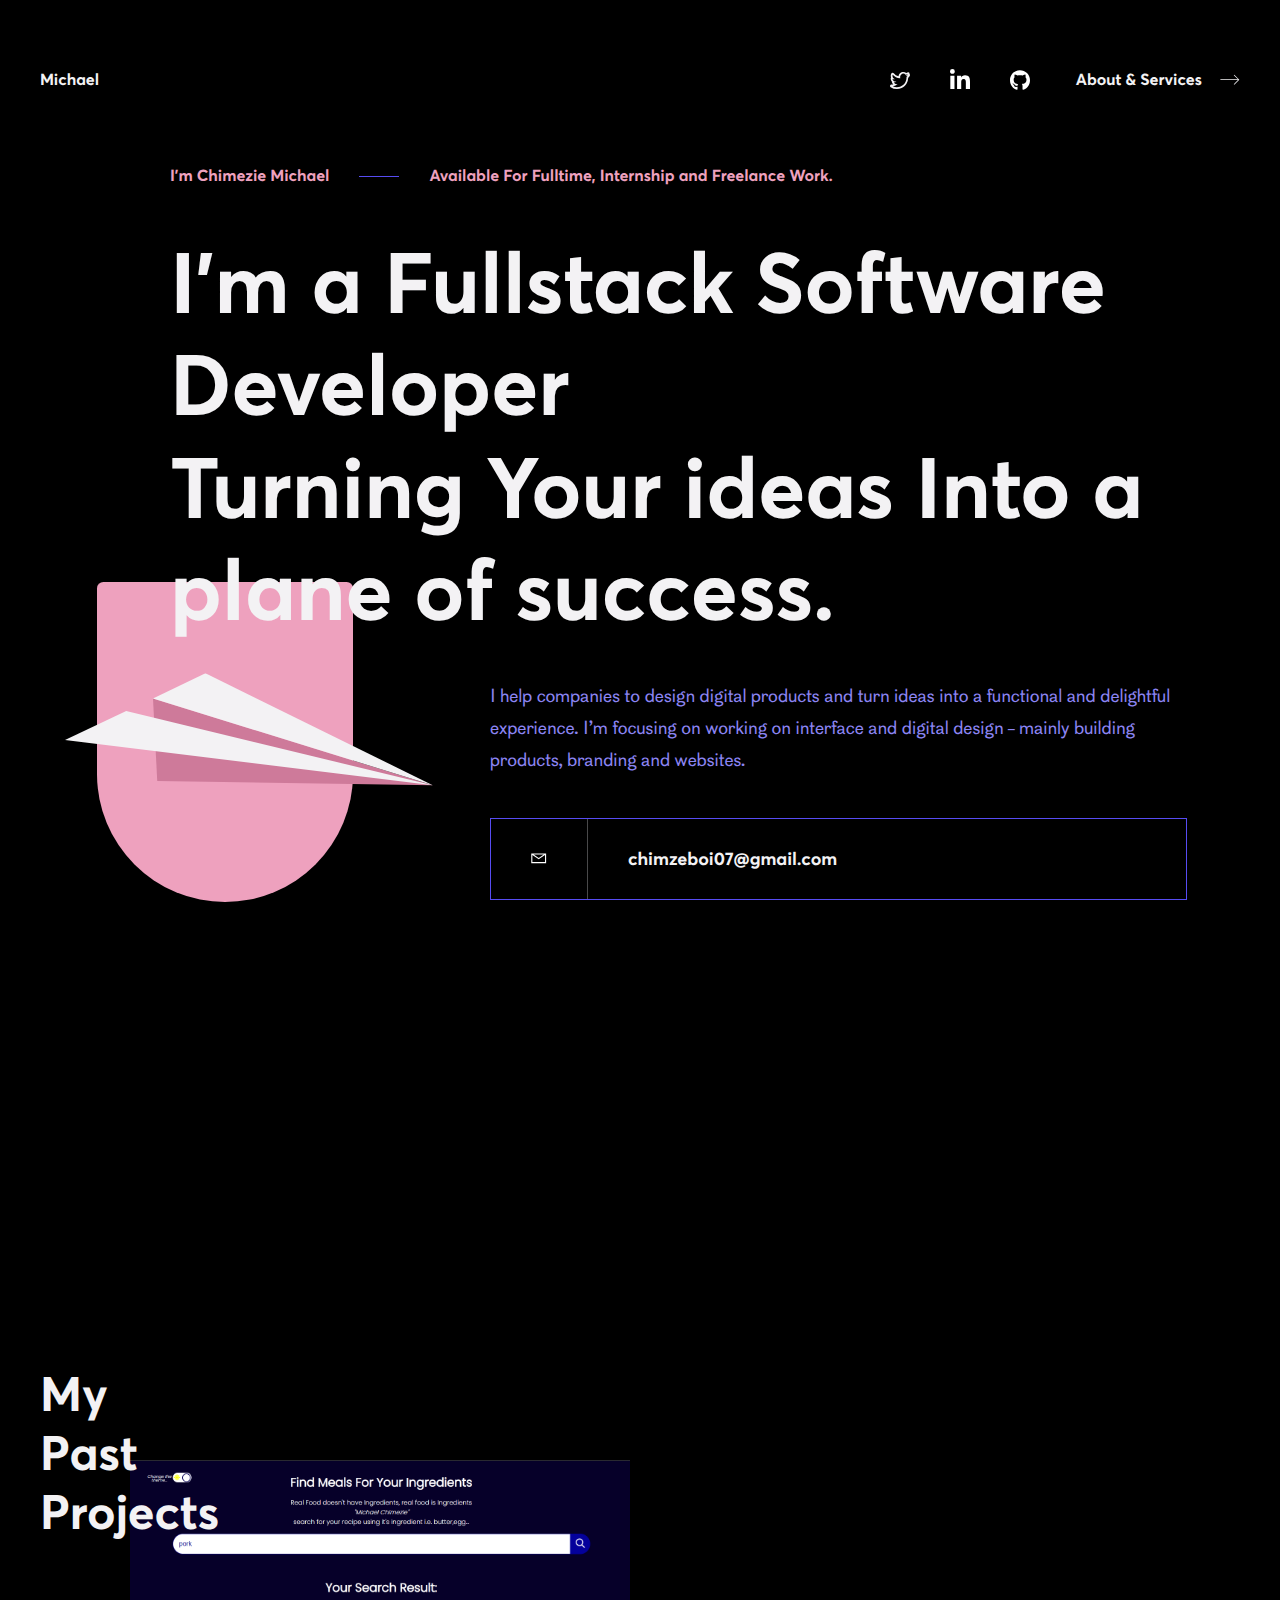
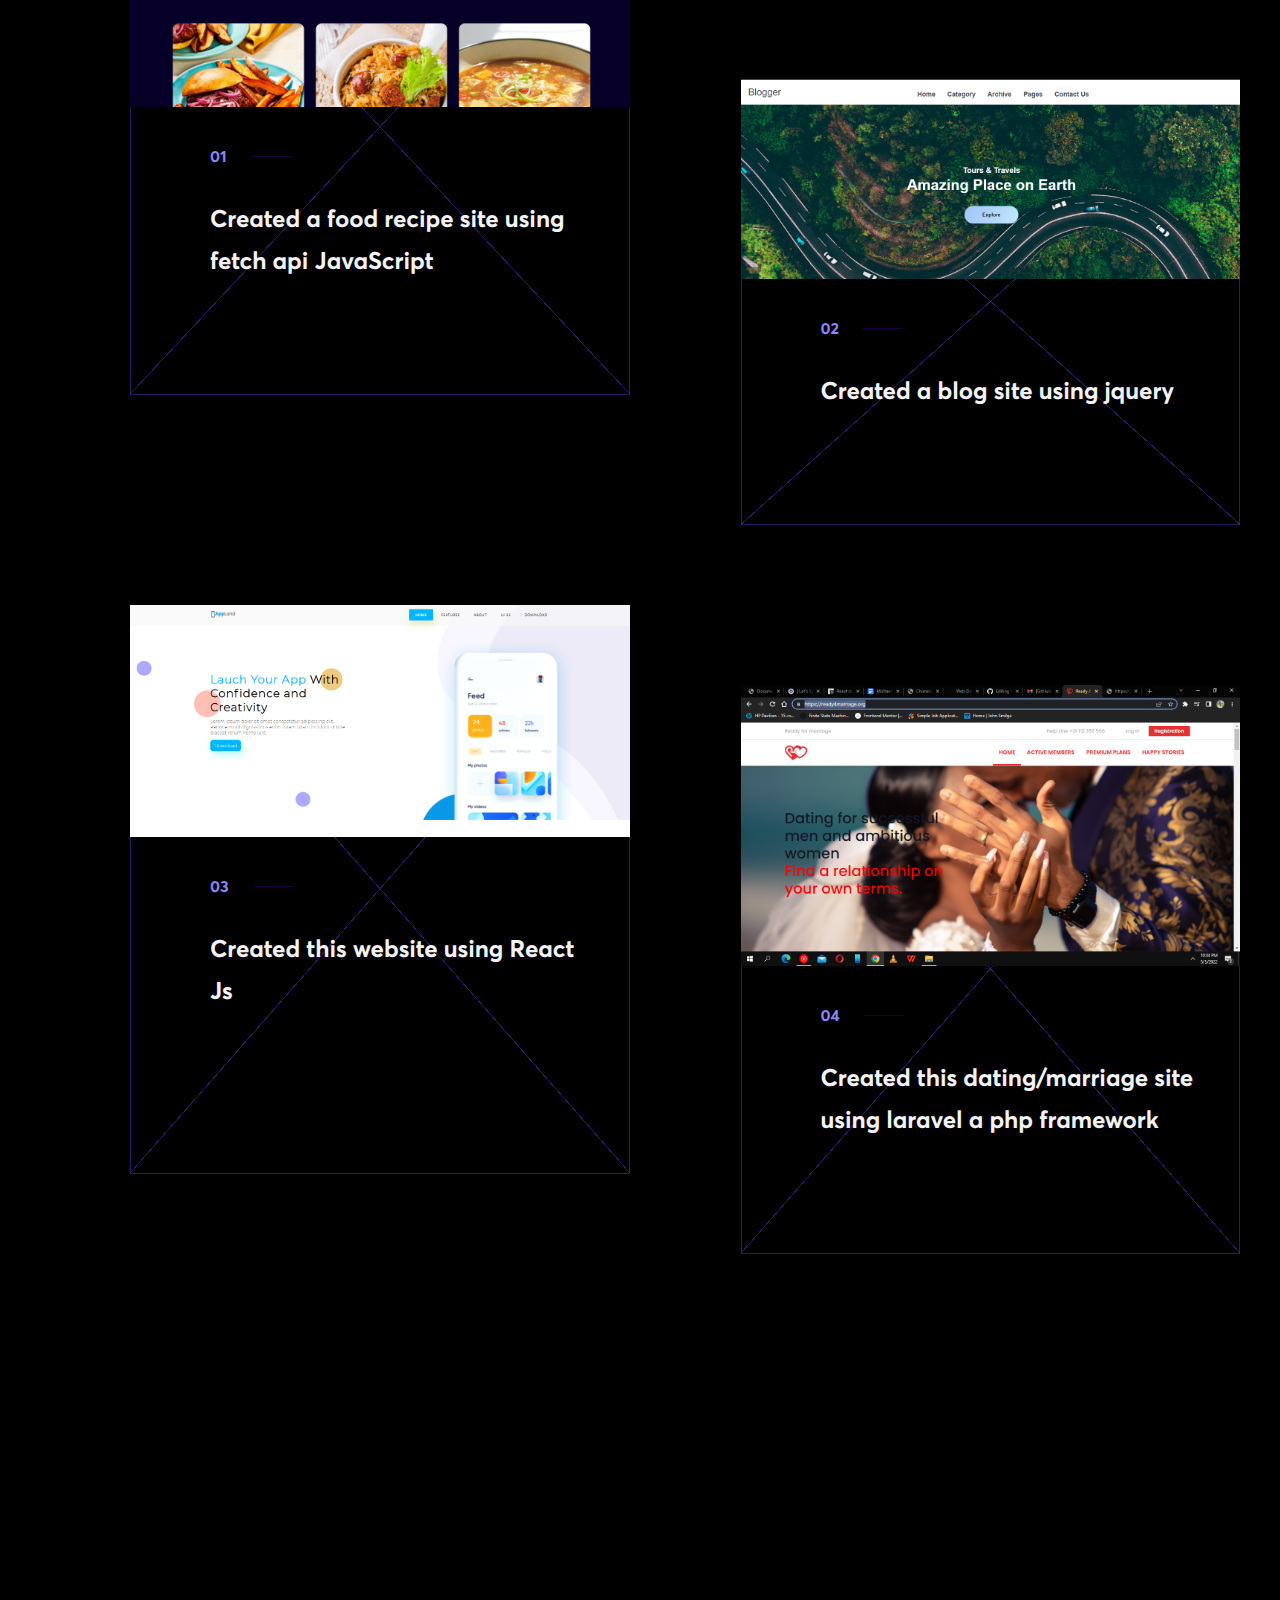
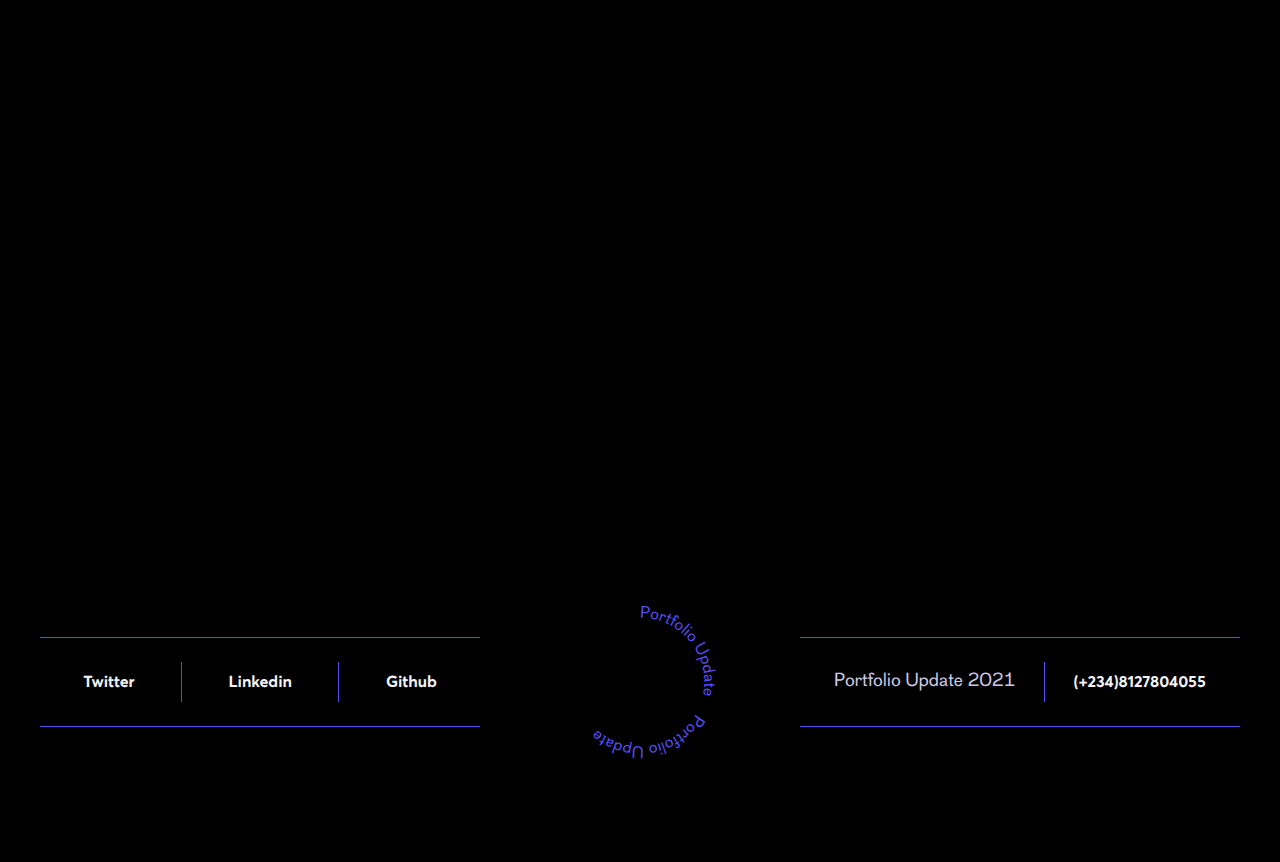
<file: index.html>
<!DOCTYPE html>
<html lang="en">

<head>
    <meta charset="UTF-8">
    <link rel="stylesheet" href="css/normalize-min.css">
    <link rel="stylesheet" href="css/home/styles.css">
    <meta name="viewport" content="width=device-width, initial-scale=1.0">
    <meta name="description" content="Portfolio of Chimezie Michael. Frontend Developer">
    <link rel="stylesheet" href="https://unpkg.com/aos@next/dist/aos.css" />
    
    <!-- Primary Meta Tags -->
    <title>Chimezie Michael —  Fullstack Engineer </title>
    <meta name="title" content="Chimezie Michael — Fullstack Engineer">

    <!-- Open Graph / Facebook -->
    <meta property="og:type" content="website">
    <meta property="og:title" content="I'm Michael Chimezie — Fullstack Developer">
    <meta property="og:description" content="Fullstack Developer — Turning Your Ideas Into a success plane">
    <meta property="og:image" content="img/Work.png">

    <!-- Twitter -->
    <meta property="twitter:card" content="summary_large_image">
    <meta property="twitter:title" content="I'm Michael Chimezie — Fullstack Developer">
    <meta property="twitter:description" content="Fulltack Developer — Turning Your Ideas Into a plane of success">
    <meta property="twitter:image" content="img/Work.png">
</head>
<body>
<div class="content">
    <nav>
        <div class="logo">
            <a href="index.html">
                Michael
            </a>
        </div>
        <div class="content-nav">
            <div class="social">
            <a href="https://twitter.com/michael_ael_" target="_blank" rel="noreferrer">
                <svg width="20" height="17" xmlns="http://www.w3.org/2000/svg"><path d="M16.51 4.968c0 .142.02.305.02.448 0 1.14-.221 2.32-.642 3.46-.622 1.71-1.725 3.299-3.23 4.46-1.525 1.16-3.45 1.893-5.817 1.893a9.521 9.521 0 0 1-4.033-.896 7.148 7.148 0 0 0 4.053-1.588l.742-.59-.943-.02a3.142 3.142 0 0 1-2.768-1.752h.14c.361 0 .702-.04 1.023-.142l1.364-.367-1.404-.285A3.146 3.146 0 0 1 3.19 8.47a3.373 3.373 0 0 1-.702-1.567c.38.142.782.224 1.203.244l1.164.04-.963-.65a3.261 3.261 0 0 1-1.023-1.14 3.327 3.327 0 0 1-.381-1.548c0-.428.08-.814.22-1.18 1.786 2.015 4.313 3.318 7.162 3.46l.441.02-.1-.447a3.04 3.04 0 0 1-.08-.733c0-.896.36-1.71.942-2.28a3.14 3.14 0 0 1 4.574.061l.12.142.18-.04a7.37 7.37 0 0 0 1.606-.51c-.06.122-.1.245-.18.346-.061.082-.121.143-.181.204-.08.061-.181.143-.301.224l-1.344.814 1.544-.183c.181-.02.321-.04.442-.04.06 0 .12-.021.16-.021-.32.366-.682.692-1.063.977l-.14.102.02.204zM20 3.095c0-.265-.08-.53-.2-.754a1.24 1.24 0 0 0-.302-.346c.02-.102.04-.203.04-.326 0-.427-.18-.834-.521-1.12a1.41 1.41 0 0 0-1.605-.101 5.847 5.847 0 0 1-1.143.53A4.983 4.983 0 0 0 13.32 0c-1.284 0-2.447.509-3.33 1.323a5.018 5.018 0 0 0-1.525 2.85 8.566 8.566 0 0 1-4.734-2.992A1.402 1.402 0 0 0 2.648.65h-.1c-.462.041-.883.306-1.104.713-.481.753-.702 1.629-.702 2.504 0 .57.1 1.12.281 1.65-.18.223-.28.529-.3.834v.082c0 1.262.46 2.443 1.263 3.338-.04.082-.04.163-.04.245 0 .142.02.285.06.427.26.794.682 1.507 1.264 2.057a5.412 5.412 0 0 1-1.003.081c-.22 0-.462-.02-.682-.04h-.16c-.582 0-1.104.366-1.325.915l-.1-.02.08.061c-.06.143-.08.306-.08.468 0 .469.24.937.642 1.202A11.256 11.256 0 0 0 6.8 17c1.765 0 3.37-.366 4.774-.998 2.106-.956 3.771-2.524 4.895-4.377a12.039 12.039 0 0 0 1.745-5.985 8.06 8.06 0 0 0 1.484-1.71c.2-.245.301-.53.301-.835z" fill="#F3F2F4" fill-rule="evenodd"/></svg>
            </a>
            <a href="https://www.linkedin.com/in/michael-chimezie-43680a1bb/" target="_blank" rel="noreferrer">
                <svg aria-hidden="true" focusable="false" data-prefix="fab" data-icon="linkedin-in" class="svg-inline--fa fa-linkedin-in fa-w-12" role="img" xmlns="http://www.w3.org/2000/svg" viewBox="0 0 448 512"><path fill="#FFF" d="M100.28 448H7.4V148.9h92.88zM53.79 108.1C24.09 108.1 0 83.5 0 53.8a53.79 53.79 0 0 1 107.58 0c0 29.7-24.1 54.3-53.79 54.3zM447.9 448h-92.68V302.4c0-34.7-.7-79.2-48.29-79.2-48.29 0-55.69 37.7-55.69 76.7V448h-92.78V148.9h89.08v40.8h1.3c12.4-23.5 42.69-48.3 87.88-48.3 94 0 111.28 61.9 111.28 142.3V448z"></path></svg>         
            </a>
            <a href="https://github.com/Michael-ael" target="_blank" rel="noreferrer">
                <svg aria-hidden="true" focusable="false" data-prefix="fab" data-icon="github" class="svg-inline--fa fa-github fa-w-16" role="img" xmlns="http://www.w3.org/2000/svg" viewBox="0 0 496 512"><path fill="#FFF" d="M165.9 397.4c0 2-2.3 3.6-5.2 3.6-3.3.3-5.6-1.3-5.6-3.6 0-2 2.3-3.6 5.2-3.6 3-.3 5.6 1.3 5.6 3.6zm-31.1-4.5c-.7 2 1.3 4.3 4.3 4.9 2.6 1 5.6 0 6.2-2s-1.3-4.3-4.3-5.2c-2.6-.7-5.5.3-6.2 2.3zm44.2-1.7c-2.9.7-4.9 2.6-4.6 4.9.3 2 2.9 3.3 5.9 2.6 2.9-.7 4.9-2.6 4.6-4.6-.3-1.9-3-3.2-5.9-2.9zM244.8 8C106.1 8 0 113.3 0 252c0 110.9 69.8 205.8 169.5 239.2 12.8 2.3 17.3-5.6 17.3-12.1 0-6.2-.3-40.4-.3-61.4 0 0-70 15-84.7-29.8 0 0-11.4-29.1-27.8-36.6 0 0-22.9-15.7 1.6-15.4 0 0 24.9 2 38.6 25.8 21.9 38.6 58.6 27.5 72.9 20.9 2.3-16 8.8-27.1 16-33.7-55.9-6.2-112.3-14.3-112.3-110.5 0-27.5 7.6-41.3 23.6-58.9-2.6-6.5-11.1-33.3 2.6-67.9 20.9-6.5 69 27 69 27 20-5.6 41.5-8.5 62.8-8.5s42.8 2.9 62.8 8.5c0 0 48.1-33.6 69-27 13.7 34.7 5.2 61.4 2.6 67.9 16 17.7 25.8 31.5 25.8 58.9 0 96.5-58.9 104.2-114.8 110.5 9.2 7.9 17 22.9 17 46.4 0 33.7-.3 75.4-.3 83.6 0 6.5 4.6 14.4 17.3 12.1C428.2 457.8 496 362.9 496 252 496 113.3 383.5 8 244.8 8zM97.2 352.9c-1.3 1-1 3.3.7 5.2 1.6 1.6 3.9 2.3 5.2 1 1.3-1 1-3.3-.7-5.2-1.6-1.6-3.9-2.3-5.2-1zm-10.8-8.1c-.7 1.3.3 2.9 2.3 3.9 1.6 1 3.6.7 4.3-.7.7-1.3-.3-2.9-2.3-3.9-2-.6-3.6-.3-4.3.7zm32.4 35.6c-1.6 1.3-1 4.3 1.3 6.2 2.3 2.3 5.2 2.6 6.5 1 1.3-1.3.7-4.3-1.3-6.2-2.2-2.3-5.2-2.6-6.5-1zm-11.4-14.7c-1.6 1-1.6 3.6 0 5.9 1.6 2.3 4.3 3.3 5.6 2.3 1.6-1.3 1.6-3.9 0-6.2-1.4-2.3-4-3.3-5.6-2z"></path></svg>    
            </a>
            

        </div>
            <div class="menu">
            <a href="about.html">About &amp; Services
                <svg width="20" height="11" xmlns="http://www.w3.org/2000/svg"><path d="M14.285.668l-.506.506 4.146 4.148H.392v.717h17.533l-4.146 4.147.506.506 5.012-5.012z" fill="#F3F2F4" fill-rule="evenodd"/></svg>
            </a>
        </div>
        </div> 
    </nav>

        <div class="intro">
            <p class="tag">
                I'm Chimezie Michael<svg width="40px" height="1"><path fill-rule="evenodd" d="M0 0h66v4H0z"/></svg> Available For Fulltime, Internship and Freelance Work.
            </p>
            <h1>          
                I'm a Fullstack Software Developer<br> Turning Your ideas Into a plane of success.
            </h1>   
            
            <div class="anim">
                <div class="shape"></div>
                <div class="paperplane">
                    <svg width="461" height="158" viewBox="0 0 462 158"  xmlns="http://www.w3.org/2000/svg">
                        <polygon fill="#CE7A9A" class="morph" points="460.677372 157.296036 112.758683 38.9677241 119.111306 145.719727"/>
                        <polygon fill="#F3F2F4" class="morph2" points="112.758683 38.9677241 184.146186 0 460.677372 157.296036"/>
                        <polygon fill="#F3F2F4" class="morph3" points="78.250435 57.8044647 460.677372 157.296036 0 100.518402"/>
                    </svg>             
                </div>
            </div>
            
            <div class="intro-content">
                <p class="text">I help companies to design digital products and turn ideas into a functional and delightful experience. I’m focusing on working on interface and digital design – mainly building products, branding and websites.</p>
                <div class="contact">
                    <div class="icon">
                        <svg width="16" height="11" xmlns="http://www.w3.org/2000/svg"><path d="M.254 10.188H15.12V.438H.254v9.75zm2.403-8.635h10.075L7.72 4.923l-5.062-3.37zm-1.287.484l6.352 4.228 6.283-4.222v7.03H1.37V2.037z" fill="#FFFFFF" fill-rule="evenodd"/></svg>
                    </div>
                    <a href="mailto:chimzeboi07@gmail.com"><span class="mail" data-status="Click to Copy!"> chimzeboi07@gmail.com </span> </a>
                </div>
            </div>
        </div>

    
    
    
        <div class="home-casestudies">
            <span class="outline-title" data-aos="flip-up" data-aos-delay="300" data-aos-duration="200" data-aos-easing="ease-in-out">Case Studies &amp;&nbsp;Projects</span>
            <section class="project project-1">
            <div class="intro-casestudies">
                <span class="intro-title">
                     My Past Projects
                </span>
            </div>
                <a href="https://projectfoodrecipe.netlify.app/" target="_blank" >
                    <div class="project-img">
                        <img alt="thumb project msc interface" src="img/foodrecipe.png">
                    </div>
                    <div class="project-desc">
                        <span class="project-number">01</span>
                        <span class="project-arrow"></span> 
                        <span class="project-hover">
                            <!-- <span class="project-client">MySkillCamp</span> -->
                            <span class="project-view">View project</span>
                        </span>
                        <h3> Created a food recipe site using fetch api JavaScript </h3>
                        <p> </p>
                    </div>
                </a>
            </section>

            <section class="project project-2">
                <a href="https://projectblog.netlify.app/" target="_blank">
                    <div class="project-img">
                        <img alt="thumb project msc landing" src="img/blog.png">
                    </div>
                    <div class="project-desc">
                        <span class="project-number">02</span>
                        <span class="project-arrow"></span> 
                        <span class="project-hover">
                            <!-- <span class="project-client">MySkillCamp</span> -->
                            <span class="project-view">View project</span>
                        </span>
                        <h3>Created a blog site using jquery</h3>
                        <p></p>
                    </div>
                </a>
            </section>
        
            
            <section class="project project-3">
                <a href="https://appland-project.netlify.app/" target="_blank">
                    <div class="project-img">
                        <img alt="thumb project colllect" src="img/Screenshot (88).png">
                    </div>
                    <div class="project-desc">
                        <span class="project-number">03</span>
                        <span class="project-arrow"></span> 
                        <span class="project-hover">
                            <!-- <span class="project-client">Colllect</span> -->
                            <span class="project-view">View project</span>
                        </span>
                        <h3> Created this website using React Js </h3>
                        <p></p>
                    </div>
                </a>
            </section>
            
            <section class="project project-4">
                <a href="https://ready4marriage.org/" target="_blank">
                    <div class="project-img">
                        <img alt="thumb project ankama launcher" src="img/marriage.png">
                    </div>
                    <div class="project-desc">
                        <span class="project-number">04</span>
                        <span class="project-arrow"></span> 
                        <span class="project-hover">
                            <!-- <span class="project-client">Ankama</span> -->
                            <span class="project-view">View project</span>
                        </span>
                        <h3> Created this dating/marriage site using laravel a php framework</h3>
                        <p></p>
                    </div>
                </a>
            </section>
            
          
        </div>

        
        <div class="informations">
            <span class="outline-title" data-aos="flip-up" data-aos-delay="300" data-aos-duration="200" data-aos-easing="ease-in-out">Services &amp;&nbsp;Contact</span>
            <div class="informations-content">
                <div class="about" data-aos="fade-right" data-aos-delay="300" data-aos-easing="ease-in-out">
                    <div class="title">I’m building digital experience and interface</div>
                    <p>Focused on digital design over these years I helped companies and growing startup build apps and websites of all sorts.</p>
                    <div class="line"></div>
                    <a href="about.html">About &amp; Services
                        <svg width="20" height="11" xmlns="http://www.w3.org/2000/svg"><path d="M14.285.668l-.506.506 4.146 4.148H.392v.717h17.533l-4.146 4.147.506.506 5.012-5.012z" fill="#18033C" fill-rule="evenodd"/></svg>
                    </a>
                </div>
                <div class="yeah" data-aos="fade-left" data-aos-delay="300" data-aos-easing="ease-in-out">
                    <div class="tag">Contact</div>
                    <span class="title">Interested&nbsp;?<br>
                        Lets Get In Touch&nbsp;!</span>
                    <p>You can get me on <a href="https://www.linkedin.com/in/michael-chimezie-43680a1bb/" target="_blank">Linkedin</a> but you can stay in touch with me on <a href="https://twitter.com/michael_ael_" target="_blank">Twitter</a> and <a href="https://wa.me/qr/GRIWMLNZRGVCL1"> Whatsapp</a> . 

                    <div class="contact">
                        <div class="icon">
                            <svg width="16" height="11" xmlns="http://www.w3.org/2000/svg"><path d="M.254 10.188H15.12V.438H.254v9.75zm2.403-8.635h10.075L7.72 4.923l-5.062-3.37zm-1.287.484l6.352 4.228 6.283-4.222v7.03H1.37V2.037z" fill="#FFFFFF" fill-rule="evenodd"/></svg>
                        </div>
                        <a href="mailto:chimzeboi07@gmail.com"><span class="mail" data-status="Click to Copy!"> chimzeboi07@gmail.com </span> </a>
                    </div>
                </div>
            </div>
        </div>

        <footer>
            <div class="social">
                <a href="https://twitter.com/michael_ael_" target="_blank" rel="noreferrer">
                    Twitter
                </a>
                <div class="divider"></div>
                <a href="https://www.linkedin.com/in/michael-chimezie-43680a1bb/" target="_blank" rel="noreferrer">
                    Linkedin
                </a>
                <div class="divider"></div>
                <a href="https://github.com/Michael-ael" class="social-icon" target="_blank" rel="noreferrer">
                    Github
                </a>   
            </div>
            <div class="icon">
                <svg xmlns="http://www.w3.org/2000/svg" viewBox="0 0 160 160">
                        <path id="textcircle" fill="none" d="M80 15.7c19.4 0 36.8 8.6 48.6 22.2 9.8 11.3 15.7 26 15.7 42.1 0 18.3-7.6 34.8-19.8 46.5-11.5 11-27.2 17.8-44.4 17.8-19.6 0-37.2-8.8-49-22.6-9.6-11.2-15.4-25.8-15.4-41.7 0-14.4 4.8-27.8 12.8-38.5C40.2 25.8 58.9 15.7 80 15.7m0-1c-20.8 0-39.8 9.5-52.3 26.2-8.5 11.4-13 24.9-13 39.1 0 15.5 5.5 30.5 15.6 42.3 12.4 14.6 30.6 23 49.7 23 16.9 0 32.9-6.4 45.1-18.1 13-12.4 20.2-29.2 20.2-47.2 0-15.7-5.6-30.9-15.9-42.7C117 22.9 99 14.7 80 14.7z"/>
                    <text>
                        <textPath xlink:href="#textcircle">
                            <tspan>Portfolio Update  &nbsp;&nbsp;&nbsp;
                            Portfolio Update</tspan>
                        </textPath>
                    </text>
                   
                </svg>
            </div>
            <div class="comment">
                <p>Portfolio Update 2021</p>
                <div class="divider"></div>
                <p> <a href="Tel:+2348127804055"> (+234)8127804055</a></p>
            </div>
        </footer>
</div>
<script src="/cdnjs.cloudflare.com/ajax/libs/animejs/2.0.2/anime.min.js"></script>
<script async src="https://www.googletagmanager.com/gtag/js?id=UA-20054568-1"></script>
<!--Start of Tawk.to Script-->
<script type="text/javascript">
    var Tawk_API=Tawk_API||{}, Tawk_LoadStart=new Date();
    (function(){
    var s1=document.createElement("script"),s0=document.getElementsByTagName("script")[0];
    s1.async=true;
    s1.src='https://embed.tawk.to/61141828d6e7610a49afc067/1fcr7sol2';
    s1.charset='UTF-8';
    s1.setAttribute('crossorigin','*');
    s0.parentNode.insertBefore(s1,s0);
    })();
    </script>
    <!--End of Tawk.to Script-->
<script>
    window.dataLayer = window.dataLayer || [];
    function gtag(){dataLayer.push(arguments);}
    gtag('js', new Date());

    gtag('config', 'UA-20054568-1');
</script>
<script src="js/script.js"></script>
<script src="https://unpkg.com/aos@next/dist/aos.js"></script>
<script>
  AOS.init(
      {
          offset: 300
      }
  );
</script>

</body>

</html>
</file>
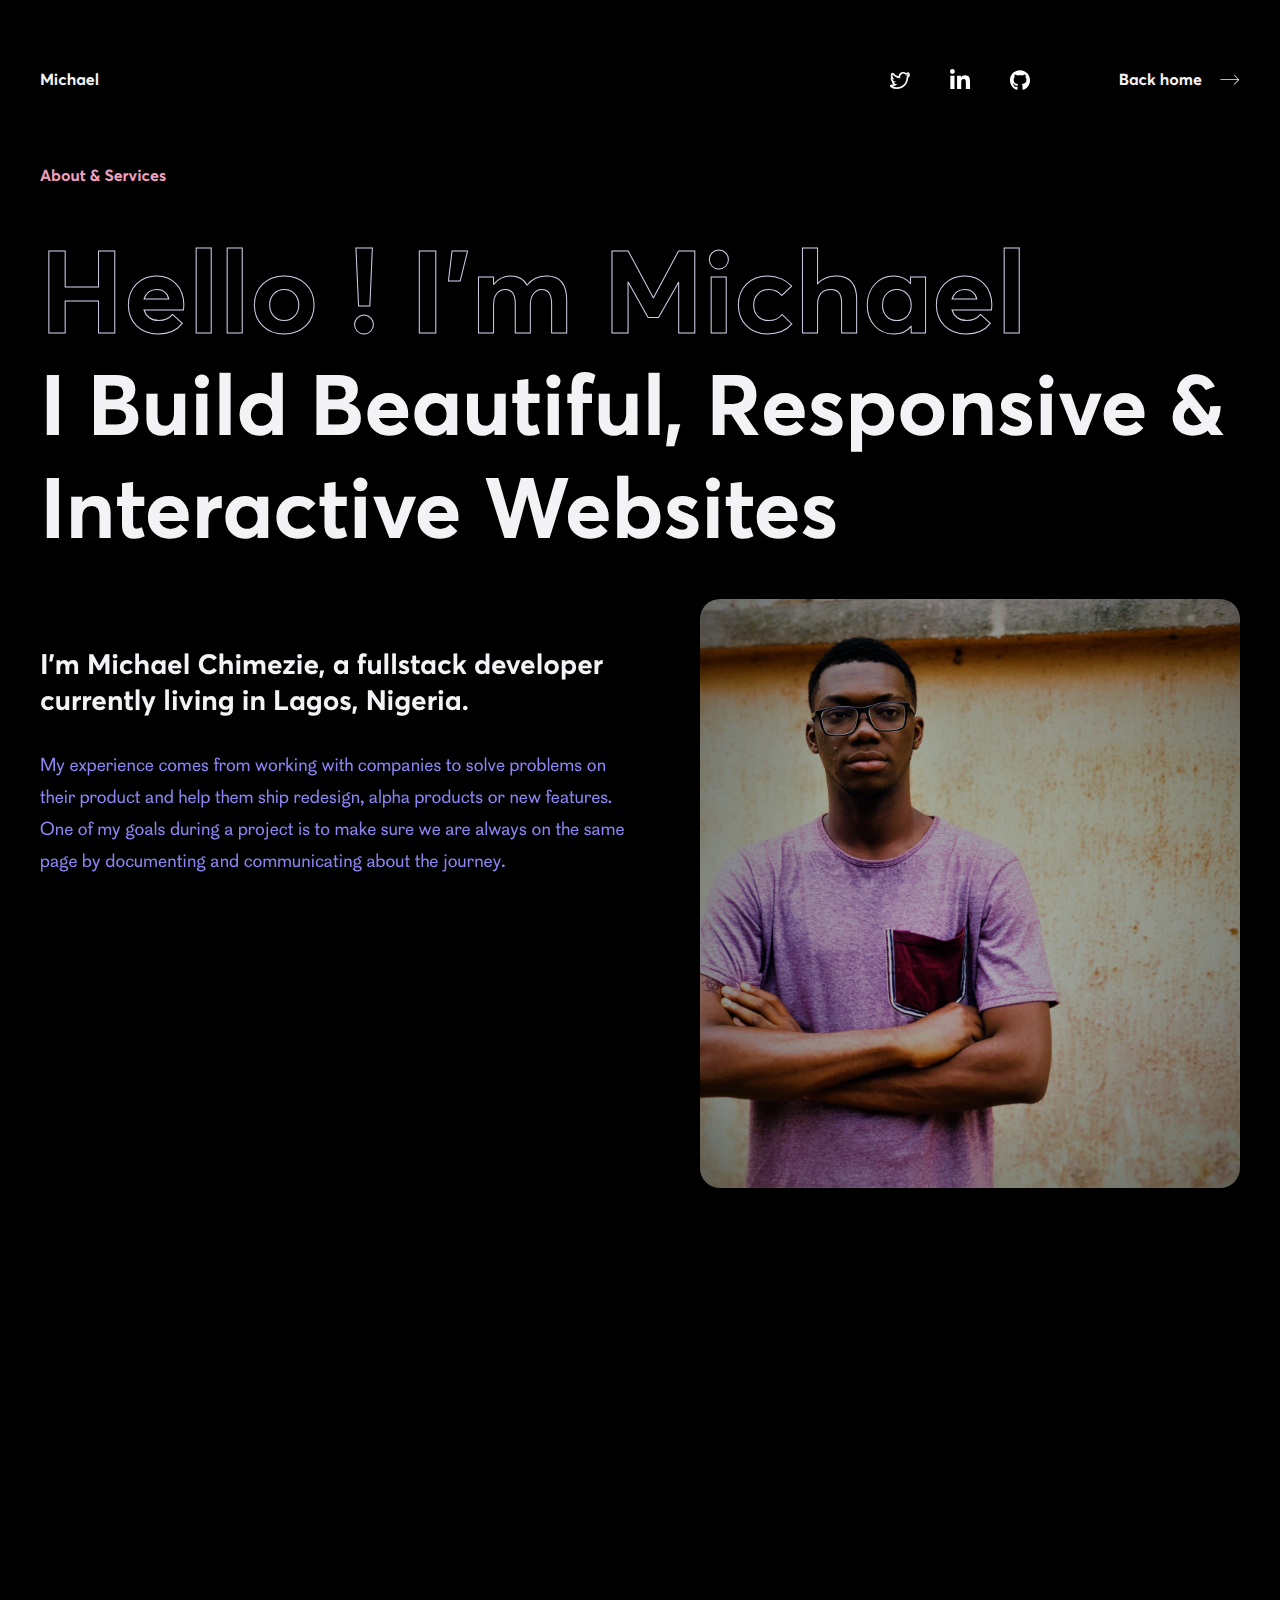
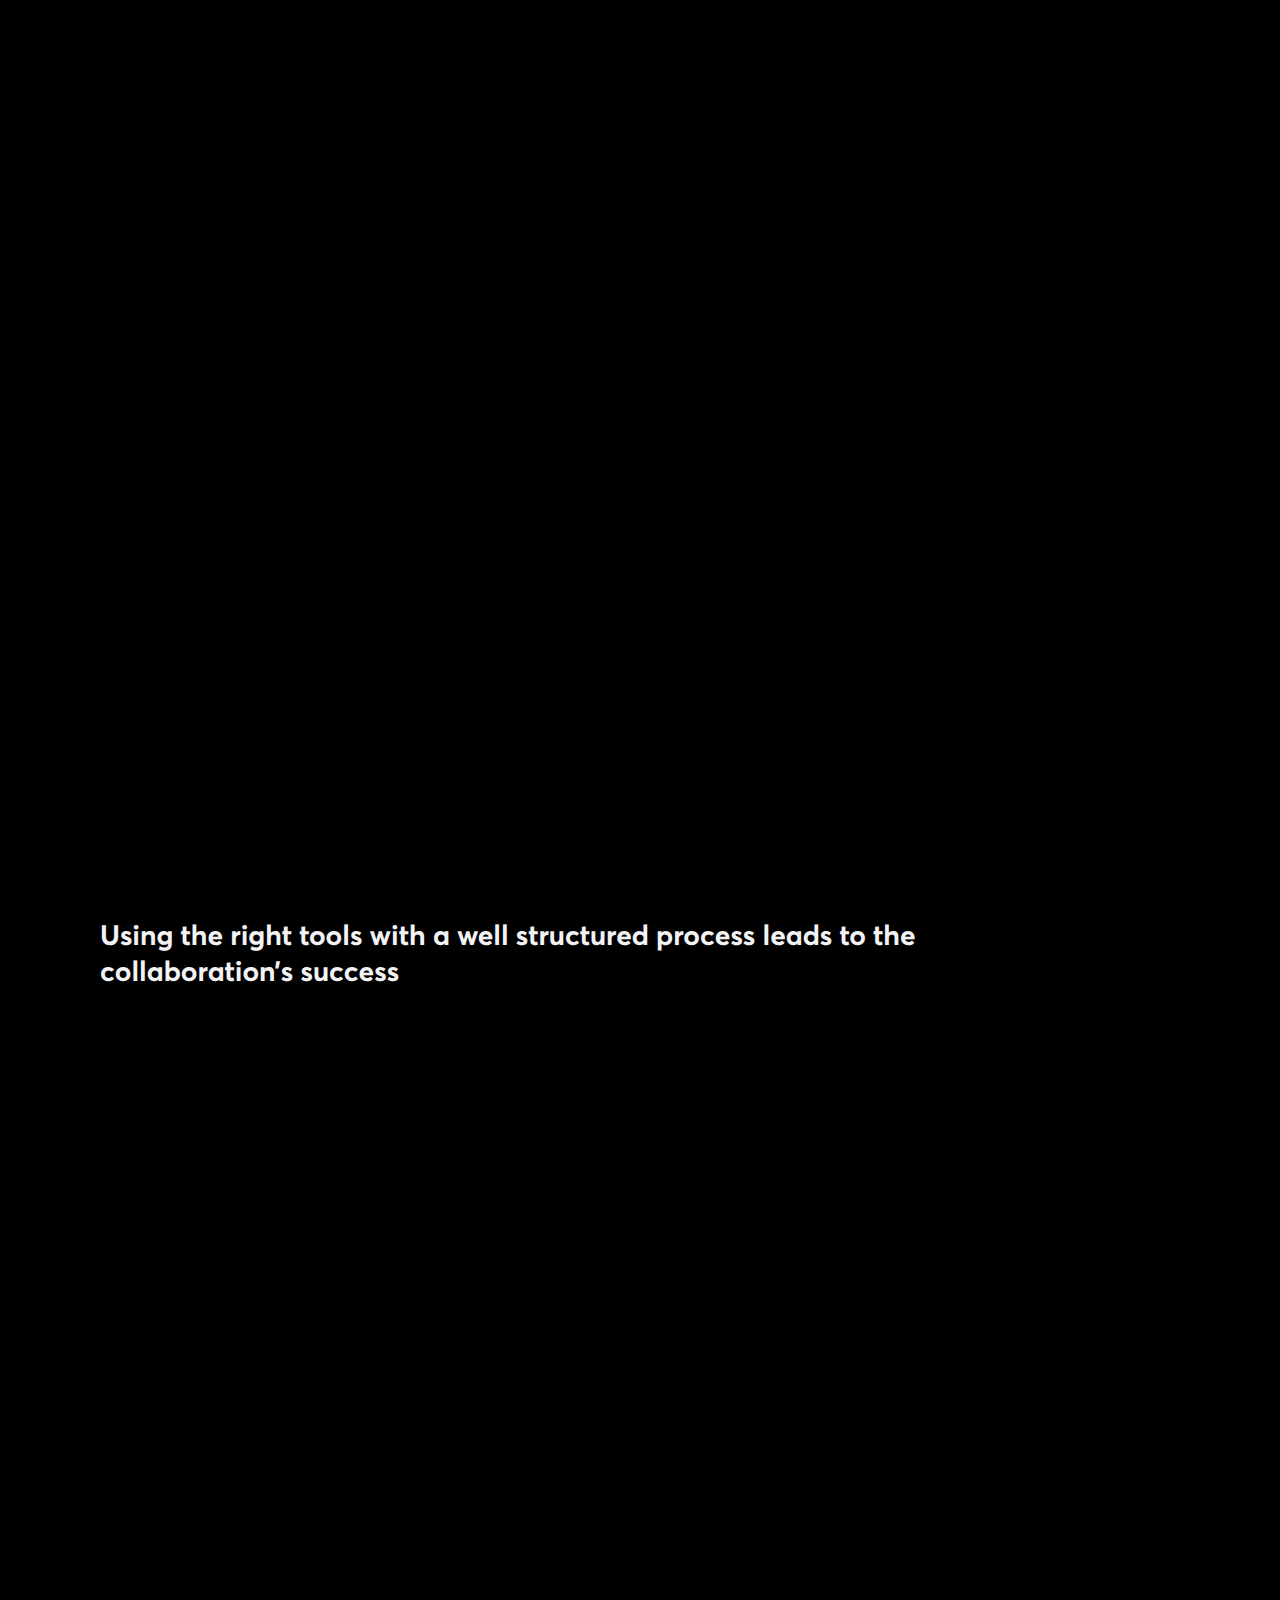
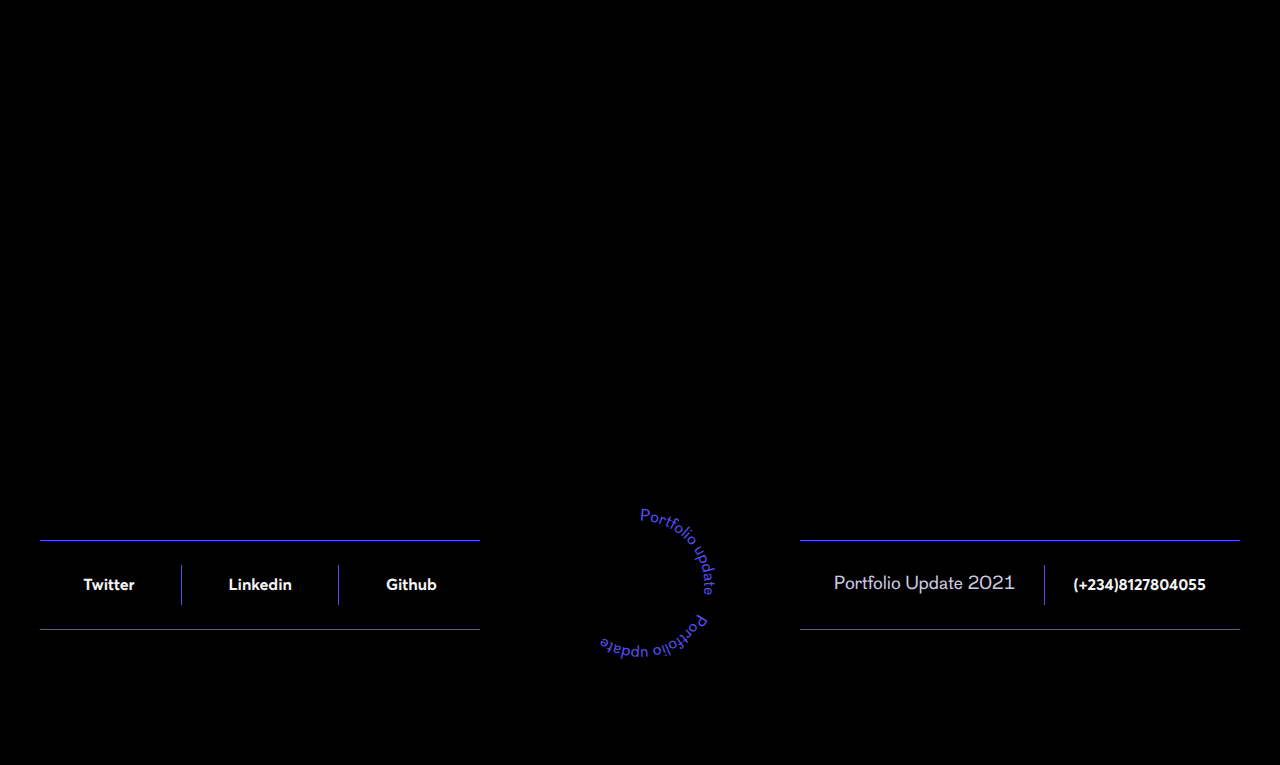
<file: about.html>
<!DOCTYPE html>
<html lang="en">

<head>
    <meta charset="UTF-8">
    <link rel="stylesheet" href="css/normalize.css">
    <link rel="stylesheet" href="css/home/styles.css">
    <meta name="viewport" content="width=device-width, initial-scale=1.0">
    <meta name="description" content="Portfolio of Chimezie Michael. Frontend Developer">
    <link rel="stylesheet" href="https://unpkg.com/aos@next/dist/aos.css" />

    
    <!-- Primary Meta Tags -->
    <title>Chimezie Michael — Fullstack Developer</title>
</head>
<body>
<div class="content">
    <nav>
        <div class="logo">
            <a href="index.html">
              Michael
            </a>
        </div>
        <div class="content-nav">
            <div class="social">
                <a href="https://twitter.com/michael_ael_" target="_blank" rel="noreferrer">
                    <svg width="20" height="17" xmlns="http://www.w3.org/2000/svg"><path d="M16.51 4.968c0 .142.02.305.02.448 0 1.14-.221 2.32-.642 3.46-.622 1.71-1.725 3.299-3.23 4.46-1.525 1.16-3.45 1.893-5.817 1.893a9.521 9.521 0 0 1-4.033-.896 7.148 7.148 0 0 0 4.053-1.588l.742-.59-.943-.02a3.142 3.142 0 0 1-2.768-1.752h.14c.361 0 .702-.04 1.023-.142l1.364-.367-1.404-.285A3.146 3.146 0 0 1 3.19 8.47a3.373 3.373 0 0 1-.702-1.567c.38.142.782.224 1.203.244l1.164.04-.963-.65a3.261 3.261 0 0 1-1.023-1.14 3.327 3.327 0 0 1-.381-1.548c0-.428.08-.814.22-1.18 1.786 2.015 4.313 3.318 7.162 3.46l.441.02-.1-.447a3.04 3.04 0 0 1-.08-.733c0-.896.36-1.71.942-2.28a3.14 3.14 0 0 1 4.574.061l.12.142.18-.04a7.37 7.37 0 0 0 1.606-.51c-.06.122-.1.245-.18.346-.061.082-.121.143-.181.204-.08.061-.181.143-.301.224l-1.344.814 1.544-.183c.181-.02.321-.04.442-.04.06 0 .12-.021.16-.021-.32.366-.682.692-1.063.977l-.14.102.02.204zM20 3.095c0-.265-.08-.53-.2-.754a1.24 1.24 0 0 0-.302-.346c.02-.102.04-.203.04-.326 0-.427-.18-.834-.521-1.12a1.41 1.41 0 0 0-1.605-.101 5.847 5.847 0 0 1-1.143.53A4.983 4.983 0 0 0 13.32 0c-1.284 0-2.447.509-3.33 1.323a5.018 5.018 0 0 0-1.525 2.85 8.566 8.566 0 0 1-4.734-2.992A1.402 1.402 0 0 0 2.648.65h-.1c-.462.041-.883.306-1.104.713-.481.753-.702 1.629-.702 2.504 0 .57.1 1.12.281 1.65-.18.223-.28.529-.3.834v.082c0 1.262.46 2.443 1.263 3.338-.04.082-.04.163-.04.245 0 .142.02.285.06.427.26.794.682 1.507 1.264 2.057a5.412 5.412 0 0 1-1.003.081c-.22 0-.462-.02-.682-.04h-.16c-.582 0-1.104.366-1.325.915l-.1-.02.08.061c-.06.143-.08.306-.08.468 0 .469.24.937.642 1.202A11.256 11.256 0 0 0 6.8 17c1.765 0 3.37-.366 4.774-.998 2.106-.956 3.771-2.524 4.895-4.377a12.039 12.039 0 0 0 1.745-5.985 8.06 8.06 0 0 0 1.484-1.71c.2-.245.301-.53.301-.835z" fill="#F3F2F4" fill-rule="evenodd"/></svg>
                </a>
                <a href="https://www.linkedin.com/in/michael-chimezie-43680a1bb/" target="_blank" rel="noreferrer">
                    <svg aria-hidden="true" focusable="false" data-prefix="fab" data-icon="linkedin-in" class="svg-inline--fa fa-linkedin-in fa-w-12" role="img" xmlns="http://www.w3.org/2000/svg" viewBox="0 0 448 512"><path fill="#FFF" d="M100.28 448H7.4V148.9h92.88zM53.79 108.1C24.09 108.1 0 83.5 0 53.8a53.79 53.79 0 0 1 107.58 0c0 29.7-24.1 54.3-53.79 54.3zM447.9 448h-92.68V302.4c0-34.7-.7-79.2-48.29-79.2-48.29 0-55.69 37.7-55.69 76.7V448h-92.78V148.9h89.08v40.8h1.3c12.4-23.5 42.69-48.3 87.88-48.3 94 0 111.28 61.9 111.28 142.3V448z"></path></svg>         
                </a>
                <a href="https://github.com/Michael-ael" target="_blank" rel="noreferrer">
                    <svg aria-hidden="true" focusable="false" data-prefix="fab" data-icon="github" class="svg-inline--fa fa-github fa-w-16" role="img" xmlns="http://www.w3.org/2000/svg" viewBox="0 0 496 512"><path fill="#FFF" d="M165.9 397.4c0 2-2.3 3.6-5.2 3.6-3.3.3-5.6-1.3-5.6-3.6 0-2 2.3-3.6 5.2-3.6 3-.3 5.6 1.3 5.6 3.6zm-31.1-4.5c-.7 2 1.3 4.3 4.3 4.9 2.6 1 5.6 0 6.2-2s-1.3-4.3-4.3-5.2c-2.6-.7-5.5.3-6.2 2.3zm44.2-1.7c-2.9.7-4.9 2.6-4.6 4.9.3 2 2.9 3.3 5.9 2.6 2.9-.7 4.9-2.6 4.6-4.6-.3-1.9-3-3.2-5.9-2.9zM244.8 8C106.1 8 0 113.3 0 252c0 110.9 69.8 205.8 169.5 239.2 12.8 2.3 17.3-5.6 17.3-12.1 0-6.2-.3-40.4-.3-61.4 0 0-70 15-84.7-29.8 0 0-11.4-29.1-27.8-36.6 0 0-22.9-15.7 1.6-15.4 0 0 24.9 2 38.6 25.8 21.9 38.6 58.6 27.5 72.9 20.9 2.3-16 8.8-27.1 16-33.7-55.9-6.2-112.3-14.3-112.3-110.5 0-27.5 7.6-41.3 23.6-58.9-2.6-6.5-11.1-33.3 2.6-67.9 20.9-6.5 69 27 69 27 20-5.6 41.5-8.5 62.8-8.5s42.8 2.9 62.8 8.5c0 0 48.1-33.6 69-27 13.7 34.7 5.2 61.4 2.6 67.9 16 17.7 25.8 31.5 25.8 58.9 0 96.5-58.9 104.2-114.8 110.5 9.2 7.9 17 22.9 17 46.4 0 33.7-.3 75.4-.3 83.6 0 6.5 4.6 14.4 17.3 12.1C428.2 457.8 496 362.9 496 252 496 113.3 383.5 8 244.8 8zM97.2 352.9c-1.3 1-1 3.3.7 5.2 1.6 1.6 3.9 2.3 5.2 1 1.3-1 1-3.3-.7-5.2-1.6-1.6-3.9-2.3-5.2-1zm-10.8-8.1c-.7 1.3.3 2.9 2.3 3.9 1.6 1 3.6.7 4.3-.7.7-1.3-.3-2.9-2.3-3.9-2-.6-3.6-.3-4.3.7zm32.4 35.6c-1.6 1.3-1 4.3 1.3 6.2 2.3 2.3 5.2 2.6 6.5 1 1.3-1.3.7-4.3-1.3-6.2-2.2-2.3-5.2-2.6-6.5-1zm-11.4-14.7c-1.6 1-1.6 3.6 0 5.9 1.6 2.3 4.3 3.3 5.6 2.3 1.6-1.3 1.6-3.9 0-6.2-1.4-2.3-4-3.3-5.6-2z"></path></svg>    
                </a>

           </div>
            <div class="menu">
            <a href="index.html">Back home
                <svg width="20" height="11" xmlns="http://www.w3.org/2000/svg"><path d="M14.285.668l-.506.506 4.146 4.148H.392v.717h17.533l-4.146 4.147.506.506 5.012-5.012z" fill="#F3F2F4" fill-rule="evenodd"/></svg>
            </a>
        </div>
        </div> 
    </nav>
    
    <div class="content-about">
        <div class="about-title">
            <p class="tag">About &amp; Services</p>
            <h1><span class="outline-title">Hello&nbsp;! I'm&nbsp;Michael</span><br>
            I Build Beautiful, Responsive &amp; Interactive Websites </h1>
        </div>

        <div class="about-intro">
            <div class="about-text"  data-aos="fade-right" data-aos-delay="300" data-aos-easing="ease-in-out">
                <p><span class="intro-text">I’m Michael Chimezie, a fullstack developer currently living in Lagos, Nigeria.</span><br>
                My experience comes from working with companies to solve problems on their product and help them ship redesign, alpha products or new features. One of my goals during a project is to make sure we are always on the same page by documenting and communicating about the journey.</p>
            </div>
            <div class="about-picture"  data-aos="fade-left" data-aos-delay="300" data-aos-easing="ease-in-out">
                <img alt="" src="img/Michael.jpg">
            </div>
        </div>

         <div class="about-services">
            <div class="content-services"  data-aos="fade-right" data-aos-delay="300" data-aos-easing="ease-in-out">
                <h2>Services</h2>
                <p class="text">
                Over these pasts years, I helped big, small companies and startups building and shipping their product. I’ve collaborate with teams — on site or remote — to build on a wide product range. Working with CEO on product strategy or with designers and developers on design systems.
                </p>

                <ul>
                    <li>SAAS Product
                        <p>Building and shipping ideas, from features to complete product.</p>
                    </li>
                    <li>Design System
                        <p>Working on your product concistency and helping others getting onboard. </p>
                    </li>
                    <li>Website
                        <p>Telling a story that will engage your target audience to your product.</p>
                    </li>
                    <li>Branding
                        <p>Creating a brand appealing to your users and customers that align your strategy.</p>
                    </li>
                </ul>
            </div>

            <div class="resume"  data-aos="fade-left" data-aos-delay="300" data-aos-easing="ease-in-out">
                <h3><svg width="22" height="30" xmlns="http://www.w3.org/2000/svg"><g fill="none" fill-rule="evenodd"><path d="M0 29.5h22V0H0v29.5zM19.5 27h-17V2.5h17V27z" fill="#18033C" fill-rule="nonzero"/><path fill="#F3F2F4" d="M5.1 6.9h12.1v1.3H5.1zM5.1 10.7h12.1V12H5.1z"/><path fill="#EEA1BE" d="M5.1 14.6H7v1.3H5.1zM5.1 18.4H7v1.3H5.1zM5.1 22.2H7v1.3H5.1z"/><path fill="#F3F2F4" d="M8.8 14.6h8.3v1.3H8.8zM8.8 18.4h8.3v1.3H8.8zM8.8 22.2h8.3v1.3H8.8z"/></g></svg>Past&nbsp;Experience</h3>
                <p>Want to know more about my education and experience.</p> 
                <a href="/Michael's reume.pdf">My Resume</a>
            </div> 
        </div>

    <div class="about-process">
        <div class="outline-title" data-aos="flip-up" data-aos-delay="300" data-aos-easing="ease-in-out">
            Values <br>&amp; Process
        </div>
        
        <div class="process-content">
            <span class="intro-text">Using the right tools with a well structured process leads to the collaboration’s success</span>
            <div class="process-list">
                <ul>
                    <li>
                        <div class="number" data-aos="fade-left" data-aos-delay="300" data-aos-easing="ease-in-out">1.</div>
                        <h3 data-aos="fade-left" data-aos-delay="300" data-aos-easing="ease-in-out">Research</h3>
                        <p data-aos="fade-left" data-aos-delay="300" data-aos-easing="ease-in-out">Gathering  informations about your product and his goals. Researching your industry and competitors.</p>
                    </li>                        
                    <li>
                        <div class="number" data-aos="fade-left" data-aos-delay="400" data-aos-easing="ease-in-out">2.</div>
                        <h3 data-aos="fade-left" data-aos-delay="400" data-aos-easing="ease-in-out">Prototype</h3>
                        <p data-aos="fade-left" data-aos-delay="400" data-aos-easing="ease-in-out">Turning the research into a solution thats will meet your goals and will be efficient for your users.</p>
                    </li>                        
                    <li>
                        <div class="number" data-aos="fade-left" data-aos-delay="500" data-aos-easing="ease-in-out">3.</div>
                        <h3 data-aos="fade-left" data-aos-delay="500" data-aos-easing="ease-in-out">Design</h3>
                        <p data-aos="fade-left" data-aos-delay="500" data-aos-easing="ease-in-out">Combining the form and the function to make sure your user have a delightful experience. </p>
                    </li>                        
                    <li>
                        <div class="number" data-aos="fade-left" data-aos-delay="600" data-aos-easing="ease-in-out">4.</div>
                        <h3  data-aos="fade-left" data-aos-delay="600" data-aos-easing="ease-in-out">Build</h3>
                        <p  data-aos="fade-left" data-aos-delay="600" data-aos-easing="ease-in-out">Following along the developpment to ensure that nothing was left on the side.</p>
                    </li>
                </ul>
            </div>
        </div>
    </div>

    <div class="yeah">
        <div class="tag" data-aos="fade-left" data-aos-delay="300" data-aos-easing="ease-in-out">Lets work together&nbsp;</div>
        <span class="title" data-aos="fade-left" data-aos-delay="400" data-aos-easing="ease-in-out">Interested&nbsp;?<br>
            Lets Get In Touch&nbsp;!</span>
        <p data-aos="fade-left" data-aos-delay="500" data-aos-easing="ease-in-out">I’m open to freelance opportunities or remote position. Also feel free to reach out if you need a hand on your side / open source project. I’d would love to help </p>
        
        <p data-aos="fade-left" data-aos-delay="600" data-aos-easing="ease-in-out">You can get me on <a href="https://www.linkedin.com/in/michael-chimezie-43680a1bb/" target="_blank">Linkedin</a> but you can stay in touch with me on <a href="https://twitter.com/michael_ael_" target="_blank">Twitter</a> and <a href="https://wa.me/qr/GRIWMLNZRGVCL1"> Whatsapp</a>. 


        <div class="contact" data-aos="fade-left" data-aos-delay="700" data-aos-easing="ease-in-out">
            <div class="icon">
                <svg width="16" height="11" xmlns="http://www.w3.org/2000/svg"><path d="M.254 10.188H15.12V.438H.254v9.75zm2.403-8.635h10.075L7.72 4.923l-5.062-3.37zm-1.287.484l6.352 4.228 6.283-4.222v7.03H1.37V2.037z" fill="#FFFFFF" fill-rule="evenodd"/></svg>
            </div>
            <a href="mailto:chimzeboi07@gmail.com"><span class="mail" data-status="Click to Copy!"> chimzeboi07@gmail.com </span> </a>
        </div>
    </div> 
</div>
        
    <footer>
                <div class="social">
                    <a href="https://twitter.com/michael_ael_" target="_blank" rel="noreferrer">
                        Twitter
                    </a>
                    <div class="divider"></div>
                    <a href="https://www.linkedin.com/in/michael-chimezie-43680a1bb/" target="_blank" rel="noreferrer">
                        Linkedin
                    </a>
                    <div class="divider"></div>
                    <a href="https://github.com/Michael-ael" class="social-icon" target="_blank" rel="noreferrer">
                        Github
                    </a> 
                </div>
            <div class="icon">
                <svg xmlns="http://www.w3.org/2000/svg" viewBox="0 0 160 160">
                        <path id="textcircle" fill="none" d="M80 15.7c19.4 0 36.8 8.6 48.6 22.2 9.8 11.3 15.7 26 15.7 42.1 0 18.3-7.6 34.8-19.8 46.5-11.5 11-27.2 17.8-44.4 17.8-19.6 0-37.2-8.8-49-22.6-9.6-11.2-15.4-25.8-15.4-41.7 0-14.4 4.8-27.8 12.8-38.5C40.2 25.8 58.9 15.7 80 15.7m0-1c-20.8 0-39.8 9.5-52.3 26.2-8.5 11.4-13 24.9-13 39.1 0 15.5 5.5 30.5 15.6 42.3 12.4 14.6 30.6 23 49.7 23 16.9 0 32.9-6.4 45.1-18.1 13-12.4 20.2-29.2 20.2-47.2 0-15.7-5.6-30.9-15.9-42.7C117 22.9 99 14.7 80 14.7z"/>
                    <text>
                        <textPath xlink:href="#textcircle">
                            <tspan>Portfolio update  &nbsp;&nbsp;&nbsp;
                            Portfolio update</tspan>
                        </textPath>
                    </text>
                    
                   
                </svg>
            </div>
            <div class="comment">
                <p>Portfolio Update 2021</p>
                <div class="divider"></div>
                <p> <a href="Tel:+2348127804055"> (+234)8127804055</a></p>
            </div>
            </footer>
</div>
<script src="/cdnjs.cloudflare.com/ajax/libs/animejs/2.0.2/anime.min.js"></script>
<script src="js/script.js"></script>
<script async src="https://www.googletagmanager.com/gtag/js?id=UA-20054568-1"></script>
<!--Start of Tawk.to Script-->
<script type="text/javascript">
    var Tawk_API=Tawk_API||{}, Tawk_LoadStart=new Date();
    (function(){
    var s1=document.createElement("script"),s0=document.getElementsByTagName("script")[0];
    s1.async=true;
    s1.src='https://embed.tawk.to/61141828d6e7610a49afc067/1fcr7sol2';
    s1.charset='UTF-8';
    s1.setAttribute('crossorigin','*');
    s0.parentNode.insertBefore(s1,s0);
    })();
    </script>
    <!--End of Tawk.to Script-->
    <script>
        window.dataLayer = window.dataLayer || [];
        function gtag(){dataLayer.push(arguments);}
        gtag('js', new Date());

        gtag('config', 'UA-20054568-1');
    </script>
 <script src="https://unpkg.com/aos@next/dist/aos.js"></script>
 <script>
   AOS.init(
       
   );
 </script>   
</body>

</html>
</file>
<file: css/home/styles.css>
@font-face{font-family:Averta;src:url("../../font/averta/eot/hinted-Averta-Bold.eot");src:url("../../font/averta/eot/hinted-Averta-Boldd41d.eot?#iefix") format("embedded-opentype"),url("../../font/averta/woff2/Averta%20Bold.woff2") format("woff2"),url("../../font/averta/woff/hinted-Averta-Bold.woff") format("woff");font-weight:700;font-style:normal;font-display:swap}@font-face{font-family:Cotham;src:url("../../font/cotham/cothamsans-webfont.woff2") format("woff2"),url("../../font/cotham/cothamsans-webfont.woff") format("woff");font-weight:normal;font-style:normal;font-display:swap}body{background-color:#000; overflow-x: hidden;}.content{max-width:1600px;margin:0 auto;box-sizing:border-box; overflow-x: hidden;}.content .intro{width:100%;padding:0 40px 0 170px;box-sizing:border-box}.content .intro .tag{display:flex;align-items:center;animation:anim-text 1000ms cubic-bezier(0, 0.45, 0.15, 1)}.content .intro .tag svg{margin:0 30px;fill:#574CF2}.content .intro h1{margin-top:40px;width:100%;z-index:30;position:relative;animation:anim-text 1050ms cubic-bezier(0, 0.45, 0.15, 1)}.content .intro h1 svg{transform:translateY(-30px);fill:#18033C}.content .intro h1 sub{position:relative;top:-16px;left:-12px;vertical-align:super;text-decoration:none;font-size:16px;font-family:'Averta', sans-serif;color:#F3F2F4;box-sizing:border-box;padding:36px 18px;border-radius:60px;border:3px solid #18033C;transform:scale(2)}.content .intro .anim{position:relative;display:flex;align-items:center;transform:translate(-130px, 130px);z-index:10; top: -20px;}.content .intro .anim .shape{min-width:320px;min-height:400px;position:absolute}.content .intro .anim .shape:before{content:"";background-color:#EEA1BE;border-top-left-radius:10px;border-top-right-radius:10px;border-bottom-left-radius:200px;border-bottom-right-radius:200px;height:100%;width:100%;position:absolute;animation:scale-background 2000ms cubic-bezier(0, 0.45, 0.15, 1)}.content .intro .anim .paperplane{position:absolute;z-index:20;margin:-10px 0 0 20px;animation:paperplane-anim 2200ms cubic-bezier(0, 0.45, 0.15, 1)}@keyframes paperplane-anim{0%{transform:rotate(50deg) translate(-500px, -250px);opacity:0}30%{transform:rotate(50deg) translate(-500px, -250px);opacity:0}100%{transform:rotate(0) translate(0, 0);opacity:100}}.content .intro .anim .paperplane svg{margin-top:0}.content .intro .intro-content{margin-left:420px;width:45%}.content .intro .intro-content .text{animation:anim-text 1100ms cubic-bezier(0, 0.45, 0.15, 1);color:#8C85F3;margin:40px 0}.content .intro .intro-content .contact{transform-origin:top left;animation:anim-text 1150ms cubic-bezier(0, 0.45, 0.15, 1)}.content .home-casestudies{margin-top:160px;display:flex;flex-direction:row;flex-wrap:wrap;justify-content:space-between;box-sizing:border-box;padding:0 40px 0 130px}.content .home-casestudies .outline-title{animation:anim-text 1200ms cubic-bezier(0, 0.45, 0.15, 1);margin:0 0 240px 130px}.content .home-casestudies .intro-casestudies{z-index:10;transform:translate(-130px, -95px);width:40%;position:absolute;padding-left:40px;box-sizing:border-box}.content .home-casestudies .project-1{width:60%;animation:anim-text 1200ms cubic-bezier(0, 0.45, 0.15, 1);margin-bottom:130px}.content .home-casestudies .project-1 .intro-title{position:relative; color: #F3F2F4}.content .home-casestudies .project-1 .intro-title .badge{width:120px;height:120px;background-color:#EEA1BE;border-radius:200px;color:#F3F2F4;position:absolute;font-family:'Averta', sans-serif;display:flex;justify-content:center;align-items:center;text-align:center;top:0;right:0;margin:-58px -146px 0 0}.content .home-casestudies .project-1 .intro-title .badge .text-default{font-size:22px;position:absolute;transition:opacity 200ms, transform 400ms}.content .home-casestudies .project-1 .intro-title .badge .text-hover{font-size:16px;opacity:0;transform:scale(0);transition:opacity 200ms, transform 200ms}.content .home-casestudies .project-1 .intro-title .badge:hover{cursor:crosshair}.content .home-casestudies .project-1 .intro-title .badge:hover .text-hover{opacity:1;transform:scale(1)}.content .home-casestudies .project-1 .intro-title .badge:hover .text-default{opacity:0;transform:scale(0)}.content .home-casestudies .project-1 .project-img{background-color:#EDF2F8}.content .home-casestudies .project-2{align-self:flex-end;width:35%;animation:anim-text 1250ms cubic-bezier(0, 0.45, 0.15, 1)}.content .home-casestudies .project-2 .project-img{background-color:#EDF2F8}.content .home-casestudies .project-3{width:45%;margin:80px 0 180px 0;animation:anim-text 1300ms cubic-bezier(0, 0.45, 0.15, 1)}.content .home-casestudies .project-3 .project-img{background-color:#E4809C}.content .home-casestudies .project-4{margin-top:260px;width:45%;animation:anim-text 1350ms cubic-bezier(0, 0.45, 0.15, 1)}.content .home-casestudies .project-4 .project-img{background-color:#F27F56}.content .home-casestudies .project-5{margin:80px 0 0 420px;width:45%;animation:anim-text 1400ms cubic-bezier(0, 0.45, 0.15, 1)}.content .home-casestudies .project-5 .project-img{background-color:#009EFF}.content .home-casestudies .project{position:relative}.content .home-casestudies .project:hover{background-color:rgba(87,76,242,0.4);transition:background-color 400ms}.content .home-casestudies .project:before{content:'';position:absolute;height:100%;width:100%;z-index:-10;top:0;left:0;outline:1px solid rgba(87,76,242,0.4);outline-offset:-1px;background:linear-gradient(to bottom right, transparent calc(50% - 1px), rgba(87,76,242,0.4) calc(50% - 1px), rgba(87,76,242,0.4) 50%, transparent 50%),linear-gradient(to bottom left, transparent calc(50% - 1px), rgba(87,76,242,0.4) calc(50% - 1px), rgba(87,76,242,0.4) 50%, transparent 50%)}.content .home-casestudies .project:after{content:'';position:absolute;height:100%;width:100%;top:0;left:0;z-index:-5}.content .home-casestudies a .project-img{overflow:hidden;position:relative}.content .home-casestudies a .project-img img{width:100%;display:block}.content .home-casestudies a .project-desc{padding:40px 40px 80px 80px;box-sizing:border-box}.content .home-casestudies a .project-desc p{color:#8C85F3}.content .home-casestudies a .project-desc .project-number{color:#8C85F3;transition:color 200ms}.content .home-casestudies a .project-desc .project-arrow{position:relative;display:inline-block;background-color:#18033C;height:1px;width:40px;top:-5px;margin:0 20px;transition:width 400ms}.content .home-casestudies a .project-desc .project-arrow:before{top:0;transform:rotate(0);opacity:0;content:"";position:absolute;background:#18033C;height:1px;width:10px;right:-2px;margin-right:0;backface-visibility:hidden;transition:transform 400ms, top 400ms, opacity 200ms}.content .home-casestudies a .project-desc .project-arrow:after{top:0;transform:rotate(0);opacity:0;content:"";position:absolute;background:#18033C;height:1px;width:10px;right:-2px;margin-right:0;backface-visibility:hidden;transition:transform 400ms, top 400ms, opacity 200ms}.content .home-casestudies a .project-desc .project-view{position:absolute;transform:translateX(-10px);opacity:0;transition:transform 400ms, opacity 200ms, color 400ms;color:#8C85F3}.content .home-casestudies a .project-desc .project-client{position:absolute;transform:translateX(0);opacity:1;transition:transform 400ms, opacity 200ms, color 400ms;color:#8C85F3}.content .home-casestudies a:hover{color:#F3F2F4}.content .home-casestudies a:hover .project-arrow{width:50px}.content .home-casestudies a:hover .project-arrow:before{top:-3px;transform:rotate(30deg);margin-left:5px;opacity:1}.content .home-casestudies a:hover .project-arrow:after{top:3px;transform:rotate(-30deg);margin-left:5px;opacity:1}.content .home-casestudies a:hover .project-number{color:#F3F2F4}.content .home-casestudies a:hover .project-view{transform:translateX(10px);opacity:1;color:#F3F2F4}.content .home-casestudies a:hover .project-client{transform:translateX(30px);opacity:0;color:#F3F2F4}.content .home-casestudies p{color:#F3F2F4}.content .informations{margin-top:80px;display:flex;flex-wrap:wrap}.content .informations .outline-title{width:50%;display:block;margin-left:260px}.content .informations .informations-content{display:flex;margin-top:40px}.content .informations .informations-content .about{background-color:#EEA1BE;padding:60px;box-sizing:border-box;width:35%;margin-bottom:8%}.content .informations .informations-content .about .title{color:#18033C;font-size:36px;font-family:"Averta",sans-serif}.content .informations .informations-content .about p{margin-top:30px;color:#18033C}.content .informations .informations-content .about .line{height:1px;width:100%;margin:60px 0 30px;background-color:#18033C}.content .informations .informations-content .about a{display:flex;justify-content:flex-end;align-items:center;color:#18033C}.content .informations .informations-content .about a svg{transition:transform 400ms cubic-bezier(0, 0.45, 0.15, 1);margin-left:20px}.content .informations .informations-content .about a:hover svg{transform:translateX(20px)}.content .informations .informations-content .yeah{width:39%;display:flex;flex-direction:column;margin:120px 0 0 140px}.content .informations .informations-content .yeah .tag{margin-bottom:20px}.content .informations .informations-content .yeah .title{font-size:56px;color:#F3F2F4;font-family:"Averta",sans-serif}.content .informations .informations-content .yeah p{margin:20px 0}.content .informations .informations-content .yeah .social{display:flex;justify-content:space-between;margin:40px 0}.content .informations .informations-content .yeah .social a{display:flex;flex-direction:column;align-items:center}.content .informations .informations-content .yeah .social a img{margin:10px}.content .informations .informations-content .yeah .contact{margin-top:40px}@media (min-width: 1080px) and (max-width: 1300px){.content .intro h1 sub{padding:24px 10px;font-size:14px}.content .intro .anim{align-items:center;transform:translate(-180px, 120px) scale(0.8)}.content .intro .anim .paperplane{margin:-10px 0 0 -40px}.content .intro .intro-content{width:calc(95% - 320px);margin-left:320px}.content .home-casestudies{margin-top:80px}.content .home-casestudies .outline-title{margin:0 0 240px 0px}.content .home-casestudies .project-1{width:45%}.content .home-casestudies .project-2{width:45%}.content .home-casestudies .project-2 .project-img{height:200px}.content .home-casestudies .project-3{width:45%;margin-bottom:80px}.content .home-casestudies .project-4{width:45%;margin-top:160px}.content .home-casestudies .project-5{width:45%}.content .informations{margin-top:80px}.content .informations .outline-title{margin-left:130px}.content .informations .informations-content .about{width:45%}.content .informations .informations-content .yeah{width:50%;margin:20px 0 0 80px}}@media (min-width: 830px) and (max-width: 1080px){.content .intro h1 sub{padding:24px 10px;font-size:14px}.content .intro .anim{align-items:center;transform:translate(-180px, 120px) scale(0.8)}.content .intro .anim .paperplane{margin:-10px 0 0 -40px}.content .intro .intro-content{width:70%;margin-left:30%}.content .home-casestudies{margin-top:80px}.content .home-casestudies .outline-title{margin:0 0 200px 0px}.content .home-casestudies .intro-casestudies{transform:translate(-120px, -80px)}.content .home-casestudies .project-1{width:100%;margin:0;padding:0}.content .home-casestudies .project-2{width:48%;margin:80px 0 0 0;padding:0;align-self:auto}.content .home-casestudies .project-3{width:48%;margin:80px 0 0 0;padding:0}.content .home-casestudies .project-4{width:48%;margin:80px 0 0 0;padding:0}.content .home-casestudies .project-5{width:48%;margin:80px 0 0 0;padding:0}.content .informations{margin-top:0px;display:flex;flex-wrap:nowrap;flex-direction:column}.content .informations .outline-title{margin:40px 0 40px 130px}.content .informations .informations-content{flex-direction:column}.content .informations .informations-content .about{width:100%;padding:80px 80px}.content .informations .informations-content .yeah{width:70%;margin:20px 0 80px 130px}}@media (max-width: 834px){.content .intro{padding:0 30px 0 30px}.content .intro h1 sub{padding:24px 10px;font-size:14px;top:-8px;left:-12px}.content .intro .anim{align-items:center;justify-content:flex-end;transform:translate(120px, -20px) scale(0.3)}.content .intro .anim .paperplane{margin:-20px 0 0 80px}.content .intro .intro-content{width:100%;margin-left:0}.content .home-casestudies{margin-top:80px;padding:0 30px}.content .home-casestudies .outline-title{margin:0 0 240px 0px}.content .home-casestudies .intro-casestudies{transform:translate(0, -150px)}.content .home-casestudies .project-1{width:100%;margin:0;padding:0}.content .home-casestudies .project-1 .intro-title .badge{width:80px;height:80px;margin:-36px -100px 0 0}.content .home-casestudies .project-1 .intro-title .badge .text-default{font-size:18px}.content .home-casestudies .project-1 .intro-title .badge .text-hover{font-size:14px}.content .home-casestudies .project-2{width:100%;margin:80px 0 0 0;padding:0;align-self:auto}.content .home-casestudies .project-2 .project-img{height:auto}.content .home-casestudies .project-3{width:100%;margin:80px 0 0 0;padding:0}.content .home-casestudies .project-4{width:100%;margin:80px 0 0 0;padding:0}.content .home-casestudies .project-5{width:100%;margin:80px 0 0 0;padding:0}.content .home-casestudies .project .project-desc{padding:20px 20px 40px 40px}.content .informations{margin-top:0px;display:flex;flex-wrap:nowrap;flex-direction:column;padding:0 30px}.content .informations .outline-title{margin:40px 0 40px 0px}.content .informations .informations-content{flex-direction:column}.content .informations .informations-content .about{width:100%;padding:40px 40px}.content .informations .informations-content .yeah{width:100%;margin:20px 0 80px 0px}}p{color:#8C85F3}.content-about{padding:0 40px}.content-about .about-title{box-sizing:border-box;padding-left:140px;animation:anim-text 1100ms cubic-bezier(0, 0.45, 0.15, 1)}.content-about .about-title h1{margin-top:40px}.content-about .about-intro{display:flex;justify-content:space-between;box-sizing:border-box;padding-left:140px;margin-top:40px}.content-about .about-intro .about-text{padding-top:4%;box-sizing:border-box;width:40%;animation:anim-text 1150ms cubic-bezier(0, 0.45, 0.15, 1)}.content-about .about-intro .about-picture{width:50%;z-index:20;animation:anim-text 1200ms cubic-bezier(0, 0.45, 0.15, 1);}.content-about .about-intro .about-picture img{width:100%; border-radius: 20px;}.content-about .about-services{display:flex;margin-top:-6%;animation:anim-text 1250ms cubic-bezier(0, 0.45, 0.15, 1)}.content-about .about-services .content-services{background-color:#EEA1BE;box-sizing:border-box;padding:100px 140px;width:65%}.content-about .about-services .content-services p{color:#52436C}.content-about .about-services .content-services .text{margin:40px 0}.content-about .about-services .content-services ul{display:flex;flex-wrap:wrap;justify-content:space-between;padding:0}.content-about .about-services .content-services ul li{width:46%;font-family:"Averta",sans-serif;font-size:24px;color:#18033C}.content-about .about-services .content-services ul li p{margin-top:20px}.content-about .about-services .content-services ul li:nth-child(3),.content-about .about-services .content-services ul li:nth-child(4){margin-top:30px}.content-about .about-services .resume{margin:220px 0 0 60px;width:23%;animation:anim-text 1250ms cubic-bezier(0, 0.45, 0.15, 1)}.content-about .about-services .resume h3{display:flex;align-items:center;color:#F3F2F4}.content-about .about-services .resume h3 svg{margin-right:14px}.content-about .about-services .resume p{margin-bottom:30px}.content-about .about-services .resume a{border:1px solid #574CF2;width:100%;height:70px;display:flex;justify-content:center;align-items:center;font-size:16px;transition:background-color 200ms, border 200ms}.content-about .about-services .resume a:hover{background-color:#18033C;color:#F3F2F4;border:1px solid #18033C}.content-about .about-process{margin:120px 0 0 140px;animation:anim-text 1250ms cubic-bezier(0, 0.45, 0.15, 1)}.content-about .about-process .process-content{margin-left:140px;width:70%}.content-about .about-process .process-content .intro-text{width:80%;margin:40px 0}.content-about .about-process .process-content ul{display:flex;justify-content:space-between;padding:0}.content-about .about-process .process-content ul li{list-style:none;width:22%}.content-about .about-process .process-content ul li h3{color:#F3F2F4}.content-about .about-process .process-content ul li .number{font-family:"Averta",sans-serif;color:#F3F2F4;font-size:26px;background-color:#4e0097;width:80px;height:80px;padding:35px 20px 20px 20px;box-sizing:border-box;border-top-right-radius:20px;border-top-left-radius:0px;border-bottom-left-radius:20px;border-bottom-right-radius:0px}.content-about .about-exploration{margin-top:120px;display:flex;flex-direction:column;animation:anim-text 1250ms cubic-bezier(0, 0.45, 0.15, 1)}.content-about .about-exploration .exploration-text{width:48%;margin:0 0 40px 140px}.content-about .about-exploration .exploration-text .intro-text,.content-about .about-exploration .exploration-text p{margin:40px 0 0 140px}.content-about .about-exploration .exploration-grid{list-style:none;display:flex;flex-wrap:wrap;justify-content:space-between;padding:0}.content-about .about-exploration .exploration-grid a{width:30%;transition:transform 400ms}.content-about .about-exploration .exploration-grid a img{width:100%}.content-about .about-exploration .exploration-grid a .tag{margin:20px 0}.content-about .about-exploration .exploration-grid a .figure{font-family:"Averta",sans-serif;font-size:24px;color:#F3F2F4;margin-bottom:80px;line-height:34px}.content-about .about-exploration .exploration-grid a:hover{transform:translateY(-30px)}.content-about .yeah{width:42%;display:flex;flex-direction:column;margin:120px 0 0 140px;animation:anim-text 1250ms cubic-bezier(0, 0.45, 0.15, 1)}.content-about .yeah .tag{margin-bottom:20px}.content-about .yeah .title{font-size:56px;color:#F3F2F4;font-family:"Averta",sans-serif}.content-about .yeah p{margin:20px 0}.content-about .yeah .contact{margin-top:40px}@media (min-width: 834px) and (max-width: 1300px){.content-about .about-title{padding-left:0px}.content-about .about-intro{padding-left:0px}.content-about .about-intro .about-text{width:50%}.content-about .about-intro .about-picture{width:45%}.content-about .about-services{margin-top:60px;flex-direction:column}.content-about .about-services .content-services{width:100%;padding:60px 80px}.content-about .about-services .resume{margin:8px 0 0 60px}.content-about .about-process{margin:80px 0 0 0}.content-about .about-process .process-content{margin-left:60px;width:90%}.content-about .about-exploration{margin-top:80px}.content-about .about-exploration .exploration-text{width:70%;margin:0 0 60px 0}.content-about .about-exploration .exploration-text .intro-text,.content-about .about-exploration .exploration-text p{margin:40px 0 0 60px}.content-about .about-exploration .exploration-grid a{width:48%}.content-about .about-exploration .exploration-grid a .figure{font-size:30px}.content-about .yeah{width:70%;margin:80px 0 120px 60px}.content-about .yeah .title{font-size:7vw}}@media (min-width: 320px) and (max-width: 833px){.content-about{padding:0 30px}.content-about .about-title{padding-left:0px}.content-about .about-intro{flex-direction:column-reverse;padding-left:0px}.content-about .about-intro .about-text{width:100%;padding-top:0px}.content-about .about-intro .about-picture{width:100%;margin-bottom:40px}.content-about .about-services{margin-top:60px;flex-direction:column}.content-about .about-services .content-services{width:100%;padding:40px 40px}.content-about .about-services .content-services ul{justify-content:center}.content-about .about-services .content-services ul li{width:100%}.content-about .about-services .resume{width:100%;margin:8px 0 0 0px}.content-about .about-process{margin:80px 0 0 0}.content-about .about-process .process-content{margin-left:0px;width:100%}.content-about .about-process .process-content .intro-text{width:100%}.content-about .about-process .process-content ul{flex-wrap:wrap}.content-about .about-process .process-content ul li{width:50%}.content-about .about-process .process-content ul li:nth-child(3),.content-about .about-process .process-content ul li:nth-child(4){margin-top:40px}.content-about .about-exploration{margin-top:80px}.content-about .about-exploration .outline-title{font-size:50px}.content-about .about-exploration .exploration-text{width:100%;margin:0 0 60px 0}.content-about .about-exploration .exploration-text .intro-text,.content-about .about-exploration .exploration-text p{margin:40px 0 0 0}.content-about .about-exploration .exploration-grid a{width:48%}.content-about .about-exploration .exploration-grid a .figure{font-size:30px}.content-about .yeah{width:100%;margin:60px 0 0 0}.content-about .yeah .title{font-size:7vw}}body{overflow-x:hidden;text-rendering:optimizeLegibility;text-rendering:geometricPrecision;font-smooth:always;font-smoothing:antialiased;-moz-font-smoothing:antialiased;-webkit-font-smoothing:antialiased;-webkit-font-smoothing:subpixel-antialiased}*::selection{background-color:#EEA1BE}h1{font-family:"Averta",sans-serif;color:#F3F2F4;font-size:7vw;line-height:9vw}h2{font-family:"Averta",sans-serif;font-size:4vw;line-height:4.4vw;color:#18033C}h3{font-family:"Averta",sans-serif;font-size:24px;line-height:42px}h3{margin:32px 0}.outline-title{font-family:"Averta",sans-serif;font-size:9vw;line-height:9.4vw;color:rgba(0,0,0,0);-webkit-text-stroke:1px #CECAE3;-webkit-font-smoothing:antialiased;-moz-osx-font-smoothing:grayscale;text-rendering:optimizeLegibility}.intro-title{font-family:"Averta",sans-serif;font-size:48px;color:#F3F2F4}.intro-text{color:#F3F2F4;font-family:"Averta",sans-serif;font-size:28px;line-height:36px;display:block}.title-section .title{color:#18033C;font-family:"Averta",sans-serif}p{font-family:"Cotham",sans-serif;font-size:18px;line-height:32px}a{font-family:"Averta",sans-serif;color:#F3F2F4;font-size:16px}a:hover{color:#EEA1BE}video{margin:0;padding:0;height:100%;width:100%}button{height:60px;font-family:"Averta",sans-serif;border:1px solid #574CF2;background-color:#420FE7;color:#F3F2F4;text-align:center;justify-content:center;transition:200ms background-color}button:hover{background-color:#EEA1BE;cursor:pointer}.tag{font-family:'Averta', sans-serif;color:#EEA1BE;font-size:16px}.project-line{letter-spacing:-2px;color:#18033C;margin:0 20px}section:nth-last-child(2){margin-bottom:0}.contact{border:1px solid #574CF2;display:flex;position:relative;align-items:center;overflow:hidden;cursor:pointer;height:80px}.contact:before{content:'';background-color:#EEA1BE;position:absolute;top:0;left:0;width:100%;height:100%;transform:skew(0, 10deg) rotate(10deg) translateY(250px);transition:transform 400ms;z-index:-10}.contact .icon{height:100%;padding:0 40px;margin-right:40px;display:flex;box-sizing:border-box;border-right:1px solid rgba(243,242,244,0.3);justify-content:center;align-items:center}.contact .mail{font-family:'Averta', sans-serif;color:#F3F2F4;font-size:1.4vw;transform:scale(1);opacity:1;transition:transform 400ms cubic-bezier(0, 0.45, 0.15, 1),opacity 400ms cubic-bezier(0, 0.45, 0.15, 1)}.contact .mail:before{content:attr(data-status);font-size:16px;position:absolute;top:calc(50% - 8px);color:#18033C;font-family:"Averta",sans-serif;justify-content:center;opacity:0;transition:opacity 400ms}.contact:hover:before{transform:skew(0, 0) rotate(0) translateY(0)}.contact:hover .mail{color:rgba(255,255,255,0.4);transform:scale(0.95)}.contact:hover .mail:before{opacity:1}@media (min-width: 1500px){h1{font-size:110px;line-height:130px}.title-section .title{font-size:100px}}@media (min-width: 1200px) and (max-width: 1300px){h1{font-size:6.6vw;line-height:8vw}.title-section .title{font-size:6.6vw;line-height:8vw}}@media (min-width: 834px) and (max-width: 1200px){.outline-title{font-size:10vw;line-height:12vw}h1{font-size:6vw;line-height:8vw}.title-section .title{font-size:10vw;line-height:12vw}h2{font-family:"Averta", sans-serif;font-size:8vw;line-height:12vw;color:#18033C}.intro-text{font-size:20px;line-height:32px}.intro-title{font-size:56px}p{font-size:16px !important;line-height:24px !important}.contact .mail{font-size:2vw}}@media (max-width: 834px){.outline-title{font-size:16vw;line-height:18vw;margin-bottom:-20px;display:block}h1{font-size:13vw;line-height:15vw}.content-casestudies section .title-section .title{font-size:11vw;line-height:13vw;margin:0 0 40px 0}.content-casestudies section .title-section .subtitle{margin-bottom:0px}.intro h1{font-size:10vw;line-height:14vw}h2{font-family:"Averta", sans-serif;font-size:13vw;line-height:13vw;color:#18033C}.intro-text{font-size:20px;line-height:32px}.intro-title{font-size:46px}p{font-size:16px !important;line-height:24px !important}.contact .icon{padding:0 20px;margin-right:20px}.contact .mail{font-size:4vw}}nav{padding:60px 40px;box-sizing:border-box;display:flex;justify-content:space-between;z-index:0;animation:opacity-menu 1200ms}nav .logo{display:flex;align-items:center;width:40px;height:40px}nav .logo svg{width:100%;margin-top:3px}nav .logo:hover:after{opacity:1;transform:translateX(0)}nav .logo:after{content:'Back home';position:absolute;font-family:"Averta",sans-serif;color:#F3F2F4;font-size:16px;align-self:center;margin-left:70px;opacity:0;transform:translateX(10px);transition:transform 400ms cubic-bezier(0, 0.45, 0.15, 1),opacity 400ms cubic-bezier(0, 0.45, 0.15, 1)}nav .content-nav{display:flex;justify-content:space-between;width:30%}nav .content-nav .menu{display:flex;justify-content:space-around;align-items:center}nav .content-nav .menu svg{margin-left:14px}nav .content-nav .menu a svg{transition:transform 400ms cubic-bezier(0, 0.45, 0.15, 1)}nav .content-nav .menu a:hover svg{transform:translateX(20px)}nav .content-nav .social{display:flex;justify-content:flex-end;align-items:center}nav .content-nav .social a{display:flex;justify-content:center;transform:scale(1);height:40px;width:40px}nav .content-nav .social a:nth-child(2){margin:0 20px} nav .content-nav .social a:nth-child(4){margin: 0 20px;}nav .content-nav .social a:before{content:"";background-color:#EEA1BE;border-radius:20px;height:40px;width:40px;position:absolute;z-index:10;transform:scale(0);opacity:0;transition:transform 300ms, opacity 200ms}nav .content-nav .social a:hover:before{transform:scale(1);opacity:1}nav .content-nav .social a svg{align-self:center;z-index:20; width: 20px;}@media (min-width: 834px) and (max-width: 1200px){nav .content-nav{width:50%}}@media (max-width: 834px){nav{padding:60px 30px}nav .logo{width:30px}nav .logo:hover:after{display:none}nav .content-nav{width:75%;flex-direction:row-reverse}nav .content-nav .menu svg{display:none}nav .content-nav .social a{width:30px}}footer{display:flex;justify-content:space-between;align-items:center;margin-top:40px;padding:0 40px 100px 40px;box-sizing:border-box}footer .divider{height:40px;width:1px;background-color:#574CF2}footer .social{border-bottom:1px solid #574CF2;border-top:1px solid #574CF2;display:flex;justify-content:space-around;align-items:center;padding:0 20px;box-sizing:border-box;height:90px;width:calc(50% - 160px)}footer .social .social-icon{display:flex;align-items:flex-start}footer .social .social-icon svg{margin-right:14px;fill:#18033C}footer .icon{display:flex;justify-content:center;width:160px}footer .icon:hover{cursor:pointer}footer .icon:hover .plane{animation:anim-plane 2000ms cubic-bezier(0, 0.45, 0.15, 1)}@keyframes anim-plane{0%{transform:translate(0, 0);opacity:1}80%{transform:translate(200px, -50px) rotate(-60deg);opacity:0}80.1%{transform:translate(-200px, -80px) rotate(60deg);opacity:0}100%{transform:translate(0, 0);opacity:1}}footer .icon svg{width:100%}footer .icon svg .grave{transform-origin:42% 58%;transform:translate(5px, -5px)}footer .icon svg text{fill:#574CF2;font-size:16spx;font-family:"Cotham",sans-serif;animation:rotateText 20000ms linear infinite;transform-origin:50% 50%}@keyframes rotateText{0%{transform:rotate(0)}100%{transform:rotate(360deg)}}footer .icon svg:hover .grave{animation:anim-grave 1000ms}@keyframes anim-grave{0%{transform:scale(1) translate(5px, -5px)}20%{transform:scale(0.8) translate(8px, -5px)}50%{transform:scale(1.4) translate(2px, -15px)}100%{transform:scale(1) translate(5px, -5px)}}footer .comment{border-bottom:1px solid #574CF2;border-top:1px solid #574CF2;display:flex;justify-content:space-around;align-items:center;padding:0 20px;box-sizing:border-box;height:90px;width:calc(50% - 160px)}footer .comment p{display:flex;align-items:flex-start;color:#CECAE3}@media (min-width: 320px) and (max-width: 834px){footer{margin-top:20px;padding-bottom:80px;display:flex;flex-direction:column}footer .social{width:100%;height:120px}footer .social .social-icon{display:flex;flex-direction:column;align-items:center}footer .social .social-icon svg{margin:0 0 20px 0}footer .icon{display:none}footer .comment{display:flex;flex-direction:column;padding:10px 0;border-top:none;height:120px;width:100%;margin-top:10px}footer .comment .divider{height:1px;width:80px;background-color:#574CF2}}@media (min-width: 834px) and (max-width: 1200px){footer{margin-top:20px;padding:0 30px 100px 30px;display:flex;flex-direction:column}footer .social{width:100%}footer .icon{display:none}footer .comment{display:flex;flex-direction:column;padding:10px 0;border-top:none;height:120px;width:100%;margin-top:10px}footer .comment .divider{height:1px;width:80px;background-color:#574CF2}}@media (max-width: 834px){footer{padding:0 0px 40px 0px}}@keyframes anim-text{0%{transform:skew(0, 10deg) rotate(10deg) translate(200px, 1400px);opacity:0}60%{transform:skew(0, 10deg) rotate(10deg) translate(200px, 1400px);opacity:0}100%{transform:skew(0, 0) rotate(0) translate(0, 0);opacity:1}}@keyframes scale-background{0%{transform:scale(20) rotate(40deg)}20%{transform:scale(20) rotate(40deg)}50%{transform:scale(1) rotate(0)}100%{transform:scale(1) rotate(0)}}@keyframes opacity-menu{0%{opacity:0}30%{opacity:0}100%{opacity:1}}.afterProjectIn{transform:skew(0, 0) rotate(0) translate(0, 0);opacity:1;transition:transform 1000ms cubic-bezier(0, 0.45, 0.15, 1),opacity 1000ms cubic-bezier(0, 0.45, 0.15, 1)}.afterProjectIn:after{transition:transform 1600ms cubic-bezier(0, 0.45, 0.15, 1);transform:translateY(0) skew(0, 0);opacity:1;transition-delay:600ms}.afterProjectOut{transform:skew(0, 10deg) rotate(10deg) translate(200px, 1400px);opacity:0;transition:transform 1600ms cubic-bezier(0, 0.45, 0.15, 1),opacity 1600ms cubic-bezier(0, 0.45, 0.15, 1)}.afterProjectOut:after{transition:transform 1600ms cubic-bezier(0, 0.45, 0.15, 1);transform:translateY(2000px) skew(0, -20deg);opacity:0;transition-delay:600ms}.thumbProject4In-img1{transform:translateY(0);transition:transform 400ms cubic-bezier(0, 0.45, 0.15, 1)}.thumbProject4Out-img1{transform:translateY(100px);transition:transform 400ms cubic-bezier(0, 0.45, 0.15, 1)}.thumbProject4In-img2{transform:translateY(0);transition:transform 800ms cubic-bezier(0, 0.45, 0.15, 1)}.thumbProject4Out-img2{transform:translateY(100px);transition:transform 800ms cubic-bezier(0, 0.45, 0.15, 1)}
</file>
